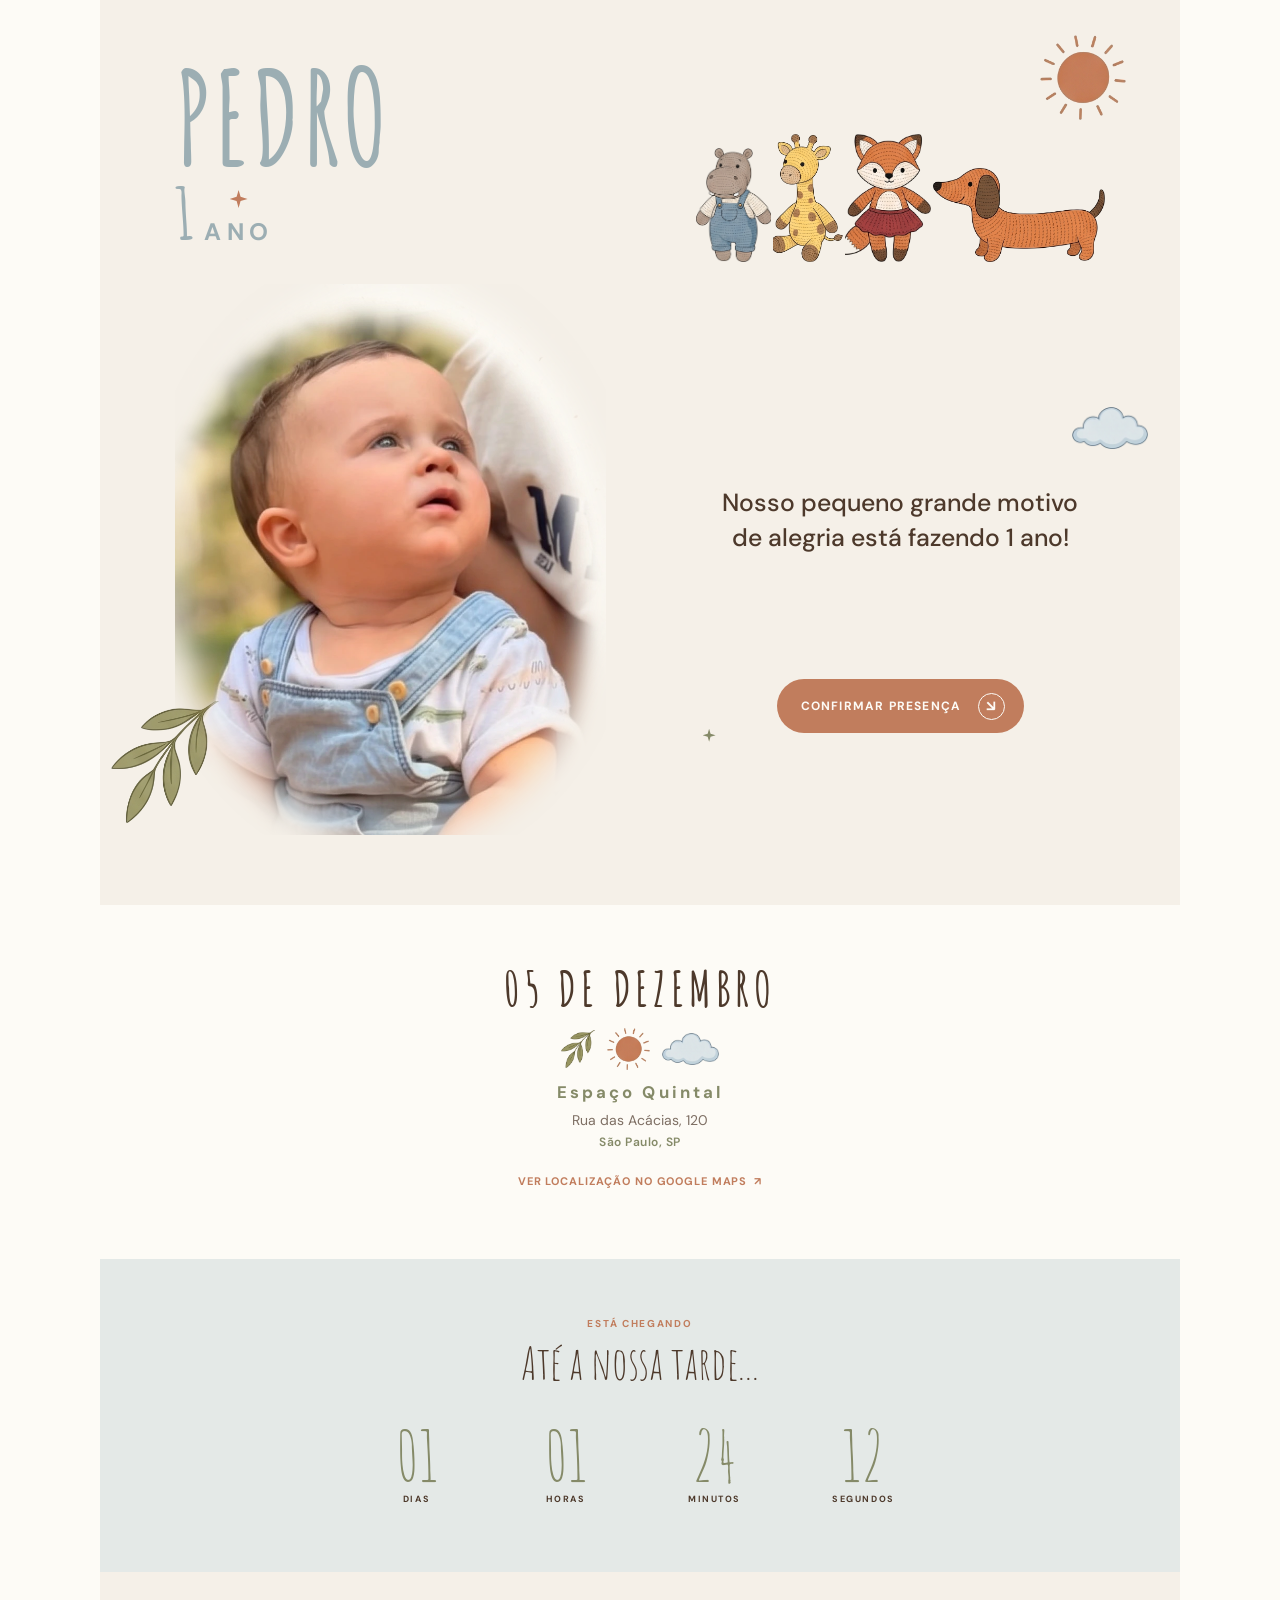
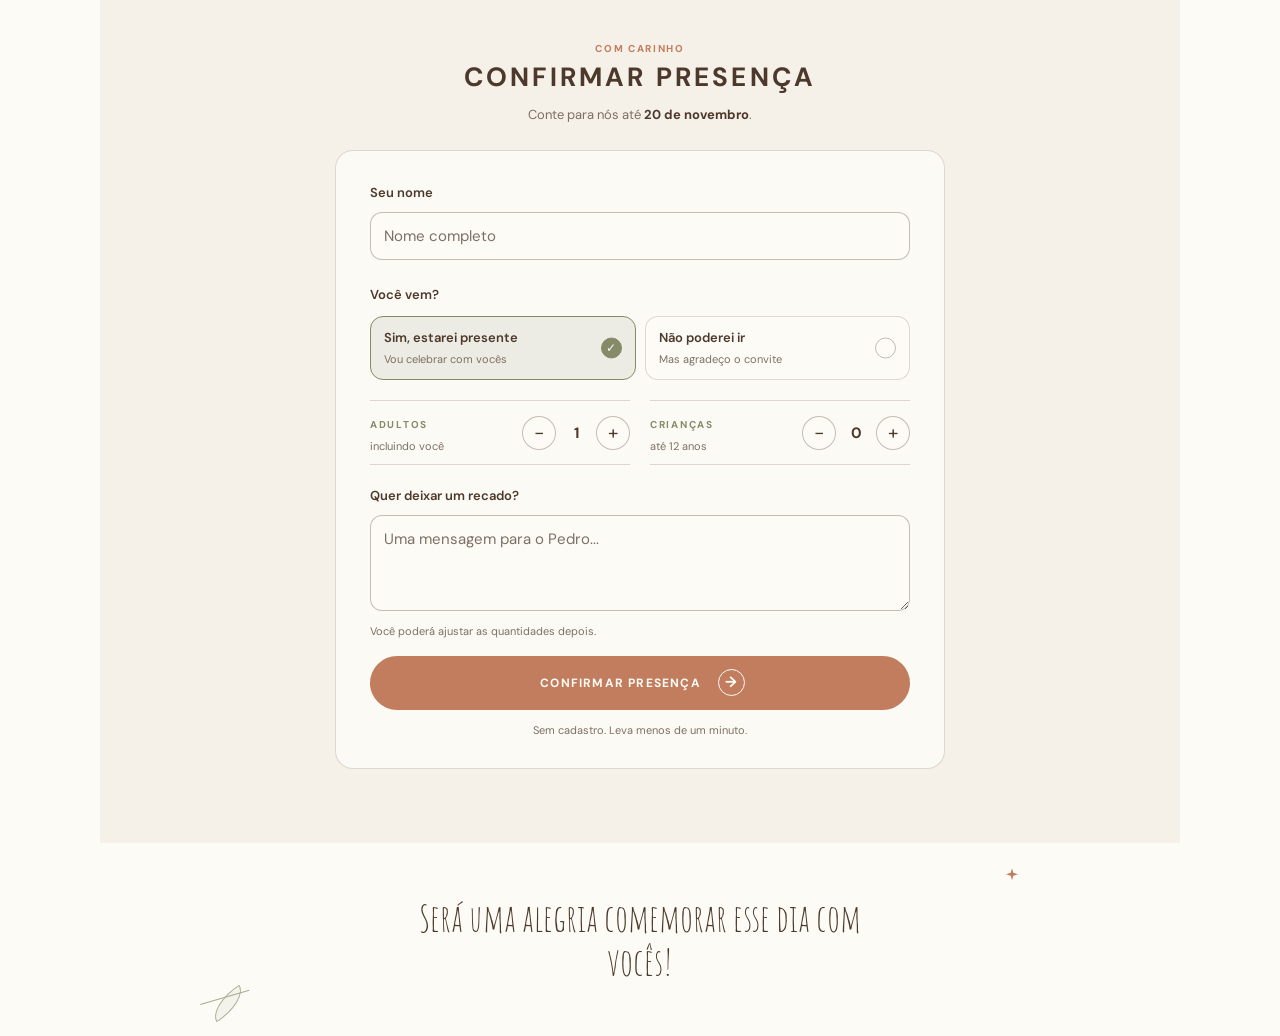
<file: prototype/index.html>
<!doctype html>
<html lang="pt-BR">
  <head>
    <meta charset="utf-8" />
    <meta name="viewport" content="width=device-width, initial-scale=1" />
    <meta name="theme-color" content="#FDFBF6" />
    <meta
      name="description"
      content="Pedro faz 1 ano. Confirme sua presença para comemorar com a gente."
    />
    <title>Pedro · 1 ano</title>
    <link rel="preconnect" href="https://fonts.googleapis.com" />
    <link rel="preconnect" href="https://fonts.gstatic.com" crossorigin />
    <link
      href="https://fonts.googleapis.com/css2?family=Amatic+SC:wght@400;700&family=DM+Sans:wght@400;500;600;700&display=swap"
      rel="stylesheet"
    />
    <link rel="stylesheet" href="styles.css" />
  </head>
  <body>
    <main class="invitation">
      <header class="hero" id="top" aria-labelledby="invitation-title">
        <div class="hero__ornaments" aria-hidden="true">
          <img class="hero-art hero-art--sprig" src="assets/decor/olive-sprig.png" alt="" />
          <img class="hero-art hero-art--sun" src="assets/decor/sun.png" alt="" />
          <img class="hero-art hero-art--cloud" src="assets/decor/cloud.png" alt="" />
          <span class="ornament ornament--star ornament--star-one"></span>
          <span class="ornament ornament--star ornament--star-two"></span>
        </div>

        <div class="hero__inner">
          <div class="hero__title">
            <h1 id="invitation-title">
              <span class="hero__name">PEDRO</span>
              <span class="hero__age">1 <small>ANO</small></span>
            </h1>
          </div>

          <div class="hero__portrait">
            <img
              class="hero__portrait-image"
              src="assets/portrait-pedro.webp"
              alt="Pedro olhando para cima, usando jardineira azul clara."
              width="825"
              height="1055"
              fetchpriority="high"
            />
          </div>

          <p class="hero__message">
            Nosso pequeno grande motivo de alegria está fazendo 1 ano!
          </p>

          <div class="hero__characters" role="group" aria-label="Personagens ilustrados do convite">
            <img
              class="hero-character hero-character--hippo"
              src="assets/hippo.png"
              alt="Hipopótamo ilustrado usando jardineira azul."
              width="331"
              height="502"
            />
            <img
              class="hero-character hero-character--giraffe"
              src="assets/giraffe.png"
              alt="Girafa ilustrada amarela com manchas marrons."
              width="271"
              height="496"
            />
            <img
              class="hero-character hero-character--fox"
              src="assets/fox.png"
              alt="Raposa ilustrada usando vestido terracota."
              width="259"
              height="383"
            />
            <img
              class="hero-character hero-character--dachshund"
              src="assets/dachshund.png"
              alt="Dachshund ilustrado de corpo comprido, em tons terracota."
              width="603"
              height="329"
            />
          </div>

          <a class="button button--hero" href="#rsvp">
            CONFIRMAR PRESENÇA
            <span class="button__arrow" aria-hidden="true">↘</span>
          </a>
        </div>
      </header>

      <section class="event-details" aria-label="Data e local">
        <p class="event-details__date">05 DE DEZEMBRO</p>
        <div class="event-details__ornament" aria-hidden="true">
          <img class="event-details__leaf" src="assets/decor/olive-sprig.png" alt="" />
          <img class="event-details__sun" src="assets/decor/sun.png" alt="" />
          <img class="event-details__cloud" src="assets/decor/cloud.png" alt="" />
        </div>
        <div class="event-details__location" aria-label="Local da festa">
          <h2 class="event-details__place" id="event-location"></h2>
          <p class="event-details__address" id="event-address"></p>
          <p class="event-details__city" id="event-city"></p>
          <a
            class="event-details__map"
            data-map-link
            href="https://www.google.com/maps"
            target="_blank"
            rel="noopener noreferrer"
          >
            Ver localização no Google Maps
            <span aria-hidden="true">↗</span>
          </a>
        </div>
      </section>

      <section class="countdown" aria-labelledby="countdown-title">
        <p class="eyebrow">está chegando</p>
        <h2 id="countdown-title">Até a nossa tarde...</h2>
        <div class="countdown-grid" aria-label="Contagem regressiva">
          <div class="countdown__unit">
            <strong data-countdown="days">00</strong>
            <span>DIAS</span>
          </div>
          <div class="countdown__unit">
            <strong data-countdown="hours">00</strong>
            <span>HORAS</span>
          </div>
          <div class="countdown__unit">
            <strong data-countdown="minutes">00</strong>
            <span>MINUTOS</span>
          </div>
          <div class="countdown__unit">
            <strong data-countdown="seconds">00</strong>
            <span>SEGUNDOS</span>
          </div>
        </div>
      </section>

      <section class="rsvp-section" id="rsvp" aria-labelledby="rsvp-title">
        <div class="rsvp-section__inner">
          <div class="rsvp-intro">
            <p class="eyebrow">com carinho</p>
            <h2 id="rsvp-title">CONFIRMAR PRESENÇA</h2>
            <p class="rsvp-deadline">
              Conte para nós até
              <strong><time id="rsvp-deadline" datetime="2026-11-20">20 de novembro</time></strong>.
            </p>
          </div>

          <div class="rsvp-form-wrap">
            <form class="rsvp-form" id="rsvp-form">
              <div class="honeypot" aria-hidden="true">
                <label for="guest-website">Deixe este campo em branco</label>
                <input
                  id="guest-website"
                  name="website"
                  type="text"
                  tabindex="-1"
                  autocomplete="off"
                />
              </div>

              <div class="form-field">
                <label for="guest-name">Seu nome</label>
                <input
                  id="guest-name"
                  name="guest-name"
                  type="text"
                  autocomplete="name"
                  placeholder="Nome completo"
                  required
                />
              </div>

              <fieldset class="attendance-fieldset">
                <legend>Você vem?</legend>
                <div class="choice-grid">
                  <label class="choice-card">
                    <input type="radio" name="attendance" value="yes" checked />
                    <span class="choice-card__body">
                      <span class="choice-card__title">Sim, estarei presente</span>
                      <span class="choice-card__hint">Vou celebrar com vocês</span>
                    </span>
                    <span class="choice-card__check" aria-hidden="true">✓</span>
                  </label>
                  <label class="choice-card">
                    <input type="radio" name="attendance" value="no" />
                    <span class="choice-card__body">
                      <span class="choice-card__title">Não poderei ir</span>
                      <span class="choice-card__hint">Mas agradeço o convite</span>
                    </span>
                    <span class="choice-card__check" aria-hidden="true">✓</span>
                  </label>
                </div>
              </fieldset>

              <div class="quantity-grid" aria-label="Quantidade de convidados">
                <div class="quantity-control" data-stepper="adults">
                  <div>
                    <span class="meta-label">adultos</span>
                    <small>incluindo você</small>
                  </div>
                  <div class="stepper">
                    <button type="button" data-step="adults" data-direction="down" aria-label="Remover adulto">−</button>
                    <strong data-value="adults">1</strong>
                    <button type="button" data-step="adults" data-direction="up" aria-label="Adicionar adulto">+</button>
                  </div>
                </div>
                <div class="quantity-control" data-stepper="children">
                  <div>
                    <span class="meta-label">crianças</span>
                    <small>até 12 anos</small>
                  </div>
                  <div class="stepper">
                    <button type="button" data-step="children" data-direction="down" aria-label="Remover criança">−</button>
                    <strong data-value="children">0</strong>
                    <button type="button" data-step="children" data-direction="up" aria-label="Adicionar criança">+</button>
                  </div>
                </div>
              </div>

              <div class="form-field form-field--note">
                <label for="guest-note">Quer deixar um recado?</label>
                <textarea
                  id="guest-note"
                  name="guest-note"
                  rows="3"
                  placeholder="Uma mensagem para o Pedro..."
                ></textarea>
              </div>

              <p class="form-helper" id="guest-helper">Você poderá ajustar as quantidades depois.</p>
              <p class="form-error" id="rsvp-error" role="alert" hidden></p>
              <button class="button button--submit" type="submit">
                <span class="button__label">CONFIRMAR PRESENÇA</span>
                <span class="button__arrow" aria-hidden="true">→</span>
              </button>
              <p class="form-footnote">Sem cadastro. Leva menos de um minuto.</p>
            </form>

            <div class="success-panel" id="success-panel" tabindex="-1" hidden>
              <span class="success-panel__mark" aria-hidden="true">✳</span>
              <p class="eyebrow">recebemos sua resposta</p>
              <h3 id="success-title">Presença confirmada.</h3>
              <p id="success-message">Será uma alegria comemorar esse dia com vocês!</p>
              <a href="#top" class="text-link">voltar ao convite <span aria-hidden="true">↗</span></a>
            </div>
          </div>
        </div>
      </section>

      <section class="closing-message" aria-label="Mensagem final">
        <span class="ornament ornament--star ornament--closing-star" aria-hidden="true"></span>
        <p>Será uma alegria comemorar esse dia com vocês!</p>
        <span class="ornament ornament--leaf ornament--closing-leaf" aria-hidden="true"></span>
      </section>
    </main>

    <script src="event-config.js"></script>
    <script src="script.js"></script>
  </body>
</html>
</file>
<file: prototype/styles.css>
:root {
  --color-paper: #FDFBF6;
  --color-cream: #F5F0E8;
  --color-blue-gray: #9CAEB3;
  --color-olive: #858A68;
  --color-terracotta: #C17D5D;
  --color-beige: #E0CFB2;
  --color-text: #4D392B;
  --color-cloud: #A5BAC2;
  --color-muted: color-mix(in srgb, var(--color-text) 72%, var(--color-paper));
  --color-line: color-mix(in srgb, var(--color-text) 18%, transparent);
  --color-line-strong: color-mix(in srgb, var(--color-text) 32%, transparent);
  --color-olive-wash: color-mix(in srgb, var(--color-olive) 13%, var(--color-paper));
  --color-terracotta-wash: color-mix(in srgb, var(--color-terracotta) 13%, var(--color-paper));
  --color-blue-wash: color-mix(in srgb, var(--color-cloud) 28%, var(--color-paper));
  --font-display: 'Amatic SC', 'Trebuchet MS', sans-serif;
  --font-body: 'DM Sans', Arial, sans-serif;
  --page-width: 1080px;
  --radius-soft: 18px;
  --radius-round: 999px;
  --focus-ring: 3px solid var(--color-terracotta);
}

*,
*::before,
*::after {
  box-sizing: border-box;
}

html {
  scroll-behavior: smooth;
  scroll-padding-top: 18px;
}

body {
  min-width: 320px;
  margin: 0;
  background: var(--color-paper);
  color: var(--color-text);
  font-family: var(--font-body);
  font-size: 16px;
  line-height: 1.6;
}

button,
input,
textarea {
  color: inherit;
  font: inherit;
}

button,
a {
  -webkit-tap-highlight-color: transparent;
}

a {
  color: inherit;
}

button {
  cursor: pointer;
}

button:focus-visible,
a:focus-visible,
input:focus-visible,
textarea:focus-visible {
  outline: var(--focus-ring);
  outline-offset: 4px;
}

[hidden] {
  display: none !important;
}

.invitation {
  width: min(100%, var(--page-width));
  margin-inline: auto;
  overflow: hidden;
  background: var(--color-paper);
}

.hero {
  position: relative;
  isolation: isolate;
  overflow: hidden;
  padding: 26px 20px 54px;
  background: var(--color-cream);
  text-align: center;
}

.hero__inner {
  position: relative;
  z-index: 1;
  display: flex;
  flex-direction: column;
  align-items: center;
  width: min(100%, 760px);
  margin-inline: auto;
}

.hero__title {
  position: relative;
  z-index: 2;
}

.hero h1 {
  display: grid;
  justify-items: center;
  gap: 0;
  margin: 4px 0 13px;
  color: var(--color-blue-gray);
  font-family: var(--font-display);
  font-size: clamp(4.35rem, 19vw, 7rem);
  font-weight: 700;
  letter-spacing: 0.015em;
  line-height: 0.76;
  text-transform: uppercase;
}

.hero__name {
  display: block;
}

.hero__age {
  display: inline-flex;
  align-items: baseline;
  gap: 9px;
  margin-top: 13px;
  color: var(--color-blue-gray);
  font-family: var(--font-display);
  font-size: clamp(2.8rem, 11vw, 4rem);
  font-weight: 700;
  letter-spacing: 0.02em;
  line-height: 1;
}

.hero__age small {
  color: var(--color-blue-gray);
  font-family: var(--font-body);
  font-size: 0.34em;
  font-weight: 700;
  letter-spacing: 0.22em;
}

.hero__portrait {
  position: relative;
  z-index: 1;
  width: clamp(205px, 60vw, 300px);
  margin: 22px auto 26px;
}

.hero__portrait-image {
  display: block;
  width: 100%;
  height: auto;
}

.hero__characters {
  display: grid;
  grid-template-columns: 0.7fr 0.65fr 0.8fr 1.6fr;
  align-items: end;
  gap: 2px;
  width: min(100%, 470px);
  margin: 19px auto 0;
}

.hero-character {
  display: block;
  width: 100%;
  height: clamp(82px, 25vw, 112px);
  object-fit: contain;
  object-position: center bottom;
}

.hero__message {
  max-width: 490px;
  margin: 0 auto;
  color: var(--color-text);
  font-family: var(--font-body);
  font-size: clamp(1.12rem, 4.8vw, 1.45rem);
  font-weight: 500;
  line-height: 1.4;
}

.button {
  display: inline-flex;
  align-items: center;
  justify-content: center;
  gap: 17px;
  min-height: 54px;
  padding: 12px 18px 12px 23px;
  border: 1px solid transparent;
  border-radius: var(--radius-round);
  font-size: 12px;
  font-weight: 700;
  letter-spacing: 0.1em;
  line-height: 1.2;
  text-align: center;
  text-decoration: none;
  transition: background-color 160ms ease, color 160ms ease;
}

.button--hero {
  position: relative;
  z-index: 1;
  margin-top: 23px;
  background: var(--color-terracotta);
  color: var(--color-paper);
}

.button--hero:hover,
.button--submit:hover:not(:disabled) {
  background: var(--color-text);
}

.button__arrow {
  display: grid;
  flex: 0 0 auto;
  place-items: center;
  width: 27px;
  height: 27px;
  border: 1px solid currentColor;
  border-radius: 50%;
  font-size: 15px;
  line-height: 1;
}

.hero__ornaments {
  position: absolute;
  z-index: 0;
  inset: 0;
  overflow: hidden;
  pointer-events: none;
}

.hero-art {
  position: absolute;
  display: block;
  height: auto;
  object-fit: contain;
  pointer-events: none;
  user-select: none;
}

.hero-art--sprig {
  bottom: 18px;
  left: -24px;
  width: 68px;
  opacity: 0.92;
}

.hero-art--sun {
  top: 15px;
  right: -8px;
  width: 52px;
}

.hero-art--cloud {
  top: 38%;
  right: 1%;
  width: 48px;
}

.ornament {
  position: absolute;
  display: block;
  pointer-events: none;
}

.ornament--star {
  width: 15px;
  aspect-ratio: 1;
  background: var(--color-terracotta);
  clip-path: polygon(50% 0, 61% 38%, 100% 50%, 61% 62%, 50% 100%, 39% 62%, 0 50%, 39% 38%);
}

.ornament--star-one {
  top: 112px;
  left: 12%;
}

.ornament--star-two {
  top: 254px;
  right: 10%;
  width: 10px;
  background: var(--color-olive);
}

.ornament--leaf {
  width: 53px;
  height: 25px;
  border: 1px solid var(--color-olive);
  border-radius: 100% 0 100% 0;
  background: color-mix(in srgb, var(--color-olive) 10%, transparent);
  transform: rotate(-34deg);
}

.ornament--leaf::after {
  position: absolute;
  top: 12px;
  left: -8px;
  width: 68px;
  height: 1px;
  background: var(--color-olive);
  content: '';
  transform: rotate(18deg);
  transform-origin: right center;
}

.ornament--leaf-one {
  bottom: 47px;
  left: -16px;
}

.ornament--leaf-two {
  right: 1%;
  bottom: 68px;
  transform: rotate(153deg) scale(0.78);
}

.event-details {
  position: relative;
  padding: 45px 22px 43px;
  background: var(--color-paper);
  text-align: center;
}

.event-details__date,
.event-details__place {
  margin: 0;
  color: var(--color-text);
  font-family: var(--font-display);
  font-size: clamp(1.9rem, 7vw, 2.7rem);
  font-weight: 600;
  letter-spacing: 0.1em;
  line-height: 1.05;
}

.event-details__place {
  color: var(--color-olive);
  font-family: var(--font-body);
  font-size: clamp(0.88rem, 3vw, 1.05rem);
  font-weight: 700;
  letter-spacing: 0.18em;
}

.event-details__location {
  width: min(100%, 620px);
  margin: 0 auto;
  overflow-wrap: anywhere;
}

.event-details__address,
.event-details__city {
  margin: 8px 0 0;
  color: var(--color-muted);
  font-size: 14px;
  line-height: 1.5;
}

.event-details__city {
  margin-top: 2px;
  color: var(--color-olive);
  font-size: 12px;
  font-weight: 600;
  letter-spacing: 0.04em;
}

.event-details__map {
  display: inline-flex;
  align-items: center;
  gap: 7px;
  min-height: 42px;
  margin-top: 10px;
  padding: 7px 4px;
  color: var(--color-terracotta);
  font-size: 11px;
  font-weight: 700;
  letter-spacing: 0.08em;
  text-decoration: none;
  text-transform: uppercase;
}

.event-details__map:hover {
  color: var(--color-text);
}

.event-details__ornament {
  display: flex;
  align-items: center;
  justify-content: center;
  gap: 12px;
  height: 54px;
  margin-block: 4px;
}

.event-details__ornament img {
  display: block;
  flex: 0 0 auto;
  height: auto;
  object-fit: contain;
}

.event-details__leaf {
  width: 34px;
}

.event-details__sun {
  width: 43px;
}

.event-details__cloud {
  width: 57px;
}

.event-details__note {
  margin: 13px 0 0;
  color: var(--color-muted);
  font-size: 13px;
}

.countdown {
  padding: 45px 22px 52px;
  background: var(--color-blue-wash);
  text-align: center;
}

.eyebrow,
.meta-label {
  margin: 0;
  color: var(--color-terracotta);
  font-size: 10px;
  font-weight: 700;
  letter-spacing: 0.17em;
  line-height: 1.4;
  text-transform: uppercase;
}

.countdown h2,
.rsvp-intro h2 {
  margin: 8px auto 0;
  color: var(--color-text);
  font-family: var(--font-display);
  font-size: clamp(2rem, 8vw, 2.8rem);
  font-weight: 500;
  line-height: 1.05;
}

.countdown-grid {
  display: grid;
  grid-template-columns: repeat(2, minmax(0, 1fr));
  gap: 27px 16px;
  width: min(100%, 580px);
  margin: 30px auto 0;
}

.countdown__unit {
  display: grid;
  justify-items: center;
  gap: 4px;
}

.countdown__unit strong {
  color: var(--color-olive);
  font-family: var(--font-display);
  font-size: clamp(2.8rem, 12vw, 4.1rem);
  font-weight: 500;
  line-height: 0.95;
  font-variant-numeric: tabular-nums;
}

.countdown__unit span {
  color: var(--color-text);
  font-size: 9px;
  font-weight: 700;
  letter-spacing: 0.17em;
}

.rsvp-section {
  padding: 57px 20px 60px;
  background: var(--color-cream);
}

.rsvp-section__inner {
  width: min(100%, 610px);
  margin-inline: auto;
}

.rsvp-intro {
  margin-bottom: 25px;
  text-align: center;
}

.rsvp-intro h2 {
  max-width: 440px;
  font-family: var(--font-body);
  font-size: clamp(1.25rem, 5vw, 1.65rem);
  font-weight: 700;
  letter-spacing: 0.12em;
}

.rsvp-deadline {
  margin: 13px 0 0;
  color: var(--color-muted);
  font-size: 13px;
}

.rsvp-deadline strong {
  color: var(--color-text);
}

.rsvp-form-wrap {
  min-width: 0;
}

.rsvp-form {
  padding: 25px 18px 22px;
  border: 1px solid var(--color-line);
  border-radius: var(--radius-soft);
  background: color-mix(in srgb, var(--color-paper) 88%, var(--color-cream));
}

.honeypot {
  position: absolute;
  width: 1px;
  height: 1px;
  overflow: hidden;
  clip: rect(0, 0, 0, 0);
  white-space: nowrap;
  clip-path: inset(50%);
}

.form-field {
  display: grid;
  gap: 8px;
}

.form-field + .form-field {
  margin-top: 21px;
}

.form-field label,
.attendance-fieldset legend {
  color: var(--color-text);
  font-size: 13px;
  font-weight: 600;
}

.form-field input,
.form-field textarea {
  width: 100%;
  border: 1px solid var(--color-line-strong);
  border-radius: 12px;
  background: var(--color-paper);
  color: var(--color-text);
  font-size: 15px;
}

.form-field input {
  min-height: 48px;
  padding: 10px 13px;
}

.form-field textarea {
  min-height: 94px;
  padding: 11px 13px;
  resize: vertical;
}

.form-field input::placeholder,
.form-field textarea::placeholder {
  color: var(--color-muted);
}

.form-field input:focus,
.form-field textarea:focus {
  border-color: var(--color-olive);
}

.attendance-fieldset {
  min-width: 0;
  margin: 25px 0 0;
  padding: 0;
  border: 0;
}

.attendance-fieldset legend {
  margin-bottom: 10px;
  padding: 0;
}

.choice-grid {
  display: grid;
  gap: 9px;
}

.choice-card {
  position: relative;
  display: flex;
  align-items: center;
  min-height: 61px;
  padding: 11px 40px 11px 13px;
  border: 1px solid var(--color-line);
  border-radius: 13px;
  background: var(--color-paper);
  cursor: pointer;
}

.choice-card input {
  position: absolute;
  width: 1px;
  height: 1px;
  opacity: 0;
}

.choice-card__body {
  display: grid;
  gap: 2px;
}

.choice-card__title {
  color: var(--color-text);
  font-size: 13px;
  font-weight: 600;
}

.choice-card__hint {
  color: var(--color-muted);
  font-size: 11px;
}

.choice-card__check {
  position: absolute;
  top: 50%;
  right: 13px;
  display: grid;
  place-items: center;
  width: 21px;
  height: 21px;
  border: 1px solid var(--color-line-strong);
  border-radius: 50%;
  color: transparent;
  font-size: 12px;
  transform: translateY(-50%);
}

.choice-card:has(input:checked) {
  border-color: var(--color-olive);
  background: var(--color-olive-wash);
}

.choice-card:has(input:checked) .choice-card__check {
  border-color: var(--color-olive);
  background: var(--color-olive);
  color: var(--color-paper);
}

.choice-card input:focus-visible + .choice-card__body {
  outline: var(--focus-ring);
  outline-offset: 3px;
}

.quantity-grid {
  display: grid;
  gap: 0;
  margin-top: 20px;
}

.quantity-control {
  display: flex;
  align-items: center;
  justify-content: space-between;
  gap: 12px;
  min-height: 65px;
  border-top: 1px solid var(--color-line);
}

.quantity-control:last-child {
  border-bottom: 1px solid var(--color-line);
}

.quantity-control small {
  display: block;
  margin-top: 2px;
  color: var(--color-muted);
  font-size: 11px;
}

.meta-label {
  color: var(--color-olive);
  font-size: 10px;
}

.stepper {
  display: flex;
  align-items: center;
  gap: 11px;
}

.stepper button {
  display: grid;
  place-items: center;
  width: 34px;
  height: 34px;
  padding: 0;
  border: 1px solid var(--color-line-strong);
  border-radius: 50%;
  background: var(--color-paper);
  color: var(--color-text);
  font-size: 19px;
  line-height: 1;
}

.stepper button:hover:not(:disabled) {
  border-color: var(--color-terracotta);
  color: var(--color-terracotta);
}

.stepper button:disabled {
  cursor: not-allowed;
  opacity: 0.46;
}

.stepper strong {
  min-width: 18px;
  color: var(--color-text);
  font-size: 15px;
  text-align: center;
}

.form-field--note {
  margin-top: 21px;
}

.form-helper,
.form-footnote,
.form-error {
  color: var(--color-muted);
  font-size: 11px;
}

.form-helper {
  margin: 12px 0 15px;
}

.form-error {
  margin: 0 0 13px;
  padding: 10px 12px;
  border-left: 2px solid var(--color-terracotta);
  border-radius: 0 10px 10px 0;
  background: var(--color-terracotta-wash);
  color: var(--color-text);
}

.button--submit {
  width: 100%;
  min-height: 54px;
  border: 0;
  background: var(--color-terracotta);
  color: var(--color-paper);
}

.button--submit:disabled {
  cursor: wait;
  opacity: 0.72;
}

.form-footnote {
  margin: 12px 0 0;
  text-align: center;
}

.success-panel {
  padding: 37px 21px;
  border: 1px solid var(--color-line);
  border-radius: var(--radius-soft);
  background: var(--color-paper);
  text-align: center;
}

.success-panel__mark {
  display: grid;
  place-items: center;
  width: 42px;
  height: 42px;
  margin: 0 auto 17px;
  border: 1px solid var(--color-olive);
  border-radius: 50%;
  color: var(--color-olive);
  font-size: 19px;
}

.success-panel h3 {
  margin: 8px 0;
  color: var(--color-text);
  font-family: var(--font-display);
  font-size: 2rem;
  font-weight: 500;
  line-height: 1.1;
}

.success-panel p:not(.eyebrow) {
  max-width: 290px;
  margin: 0 auto;
  color: var(--color-muted);
  font-size: 14px;
}

.text-link {
  display: inline-flex;
  align-items: center;
  gap: 7px;
  margin-top: 19px;
  color: var(--color-terracotta);
  font-size: 11px;
  font-weight: 700;
  letter-spacing: 0.08em;
  text-decoration: none;
  text-transform: uppercase;
}

.closing-message {
  position: relative;
  display: grid;
  min-height: 160px;
  place-items: center;
  overflow: hidden;
  padding: 40px 28px;
  background: var(--color-paper);
  text-align: center;
}

.closing-message p {
  max-width: 510px;
  margin: 0;
  color: var(--color-text);
  font-family: var(--font-display);
  font-size: clamp(1.7rem, 6vw, 2.35rem);
  font-weight: 500;
  line-height: 1.15;
}

.ornament--closing-star {
  top: 25px;
  right: 15%;
  width: 12px;
}

.ornament--closing-leaf {
  bottom: 23px;
  left: 10%;
  width: 40px;
  height: 19px;
  opacity: 0.7;
}

.ornament--closing-leaf::after {
  top: 9px;
  left: -7px;
  width: 51px;
}

@media (min-width: 700px) {
  .hero {
    display: grid;
    min-height: 700px;
    align-items: center;
    padding: 64px 48px 70px;
  }

  .hero__inner {
    display: grid;
    grid-template-columns: minmax(260px, 0.9fr) minmax(280px, 1fr);
    align-items: center;
    gap: 12px 40px;
  }

  .hero__title {
    grid-column: 1;
    grid-row: 1;
    align-self: end;
    padding-bottom: 10px;
  }

  .hero h1 {
    font-size: clamp(6rem, 12vw, 8rem);
    justify-items: start;
  }

  .hero__age {
    font-size: 4.4rem;
  }

  .hero__portrait {
    grid-column: 1;
    grid-row: 2 / span 2;
    align-self: center;
    width: min(100%, 420px);
    margin: 0 auto;
  }

  .hero__message {
    grid-column: 2;
    grid-row: 2;
    align-self: end;
    max-width: 440px;
    padding-inline: 10px;
    font-size: clamp(1.2rem, 2vw, 1.55rem);
  }

  .hero__characters {
    grid-column: 2;
    grid-row: 1;
    align-self: end;
    width: min(100%, 450px);
    margin: 0 auto 10px;
  }

  .hero-character {
    height: clamp(100px, 13vw, 145px);
  }

  .button--hero {
    grid-column: 2;
    grid-row: 3;
    justify-self: center;
    margin-top: 10px;
  }

  .hero-art--sun {
    top: 35px;
    right: 5%;
    width: 86px;
  }

  .hero-art--cloud {
    top: 45%;
    right: 3%;
    width: 76px;
  }

  .hero-art--sprig {
    bottom: 9%;
    left: 1%;
    width: 108px;
  }

  .ornament--star-one {
    top: 21%;
    left: 12%;
    width: 18px;
  }

  .ornament--star-two {
    top: auto;
    right: 43%;
    bottom: 18%;
    width: 13px;
  }

  .event-details {
    padding-block: 59px 56px;
  }

  .event-details__date {
    font-size: 3rem;
  }

  .event-details__ornament {
    margin-block: 8px;
  }

  .countdown {
    padding-block: 58px 65px;
  }

  .countdown-grid {
    grid-template-columns: repeat(4, minmax(0, 1fr));
    gap: 16px;
    margin-top: 36px;
  }

  .countdown__unit strong {
    font-size: 4.4rem;
  }

  .rsvp-section {
    padding: 70px 32px 74px;
  }

  .rsvp-form {
    padding: 32px 34px 29px;
  }

  .choice-grid {
    grid-template-columns: 1fr 1fr;
  }

  .quantity-grid {
    grid-template-columns: 1fr 1fr;
    gap: 20px;
  }

  .quantity-control {
    border-bottom: 1px solid var(--color-line);
  }

  .closing-message {
    min-height: 190px;
    padding-block: 53px;
  }
}

@media (min-width: 1000px) {
  .hero__inner {
    width: min(100%, 930px);
    grid-template-columns: minmax(400px, 1fr) minmax(390px, 0.95fr);
    gap: 12px 90px;
  }

  .hero__portrait {
    width: min(100%, 440px);
  }

  .hero__message {
    max-width: 440px;
  }
}

@media (max-width: 360px) {
  .hero {
    padding-inline: 16px;
  }

  .hero__portrait {
    width: min(68vw, 230px);
  }

  .event-details {
    padding-inline: 16px;
  }

  .countdown {
    padding-inline: 16px;
  }

  .rsvp-section {
    padding-inline: 14px;
  }

  .rsvp-form {
    padding-inline: 14px;
  }
}

@media (prefers-reduced-motion: reduce) {
  html {
    scroll-behavior: auto;
  }

  *,
  *::before,
  *::after {
    transition-duration: 0.01ms !important;
  }
}
</file>
